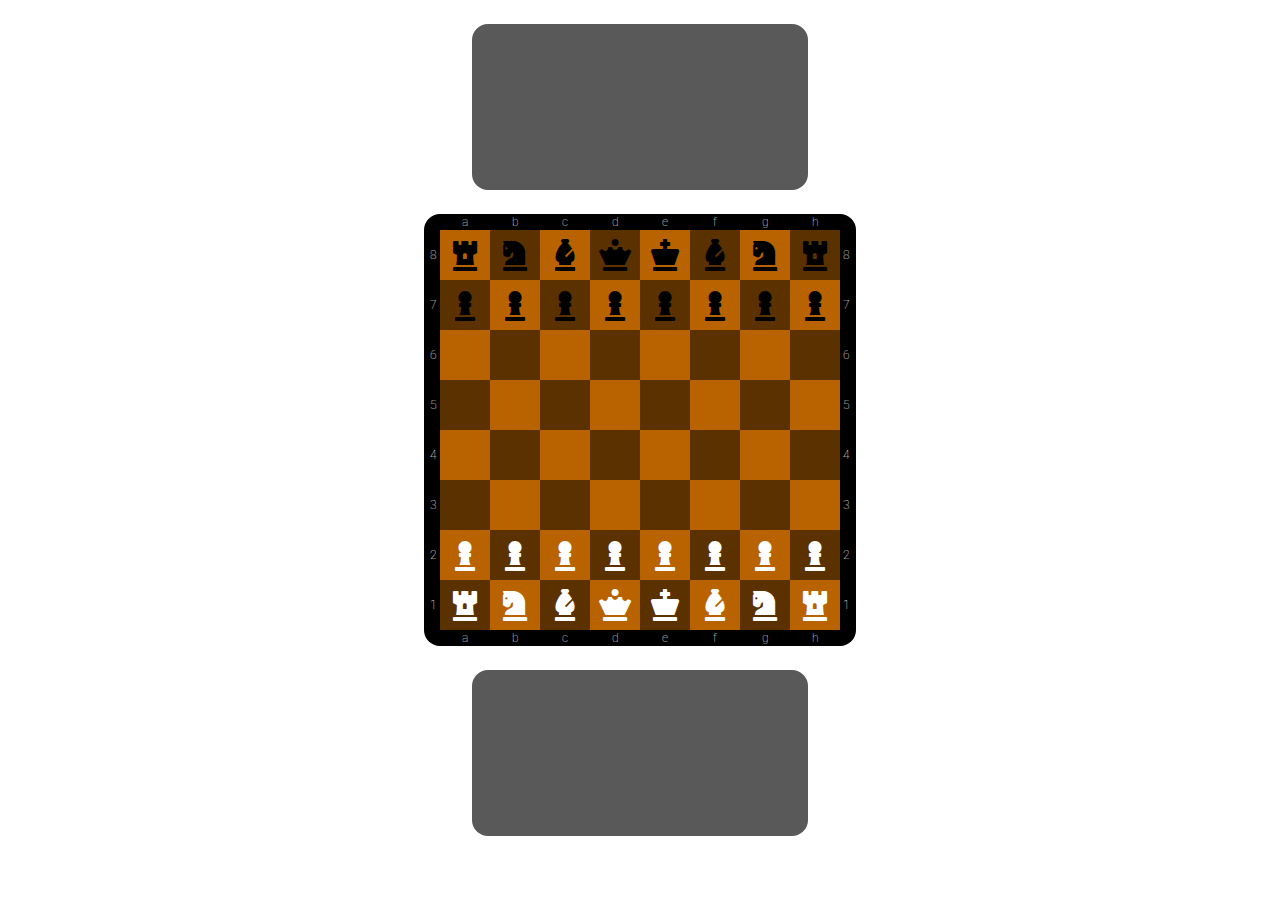
<file: chess/index.html>
<!DOCTYPE html>
<html lang="en">
<head>
    <meta charset="UTF-8">
    <meta http-equiv="X-UA-Compatible" content="IE=edge">
    <meta name="viewport" content="width=device-width, initial-scale=1.0">

    <link rel="preconnect" href="https://fonts.googleapis.com">
    <link rel="preconnect" href="https://fonts.gstatic.com" crossorigin>
    <link href="https://fonts.googleapis.com/css2?family=Roboto+Condensed&family=Roboto:wght@100;400;500&display=swap" rel="stylesheet">
    <link rel="stylesheet" href="https://cdnjs.cloudflare.com/ajax/libs/font-awesome/5.15.4/css/all.min.css" integrity="sha512-1ycn6IcaQQ40/MKBW2W4Rhis/DbILU74C1vSrLJxCq57o941Ym01SwNsOMqvEBFlcgUa6xLiPY/NS5R+E6ztJQ==" crossorigin="anonymous" referrerpolicy="no-referrer" />
    
    <link rel="stylesheet" href="styles.css">
    
    <!-- <script src="chess.js" defer></script> -->
    <script src="index.js" defer></script>

    <title>Chess</title>
</head>
<body>
    
    <div class="content">

        <section class="chess-inactive" id="inactive-player-one">

        </section>

        <section class="chessboard">
            <div class="chessboard--block chessboard--block__top  chessboard--block__left" data-row="8" data-col="a" style="--board-bg: var(--light-brown)">
                <i class="fas fa-chess-rook chesspiece" data-piece="rook" data-player="one" draggable="true"></i>
            </div>
            <div class="chessboard--block chessboard--block__top" data-row="8" data-col="b" style="--board-bg: var(--dark-brown)">
                <i class="fas fa-chess-knight chesspiece" data-piece="knight" data-player="one" draggable="true"></i>
            </div>
            <div class="chessboard--block chessboard--block__top" data-row="8" data-col="c" style="--board-bg: var(--light-brown)">
                <i class="fas fa-chess-bishop chesspiece" data-piece="bishop" data-player="one" draggable="true"></i>
            </div>
            <div class="chessboard--block chessboard--block__top" data-row="8" data-col="d" style="--board-bg: var(--dark-brown)">
                <i class="fas fa-chess-queen chesspiece" data-piece="queen" data-player="one" draggable="true"></i>
            </div>
            <div class="chessboard--block chessboard--block__top" data-row="8" data-col="e" style="--board-bg: var(--light-brown)">
                <i class="fas fa-chess-king chesspiece" data-piece="king" data-player="one" draggable="true"></i>
            </div>
            <div class="chessboard--block chessboard--block__top" data-row="8" data-col="f" style="--board-bg: var(--dark-brown)">
                <i class="fas fa-chess-bishop chesspiece" data-piece="bishop" data-player="one" draggable="true"></i>
            </div>
            <div class="chessboard--block chessboard--block__top" data-row="8" data-col="g" style="--board-bg: var(--light-brown)">
                <i class="fas fa-chess-knight chesspiece" data-piece="knight" data-player="one" draggable="true"></i>
            </div>
            <div class="chessboard--block chessboard--block__top chessboard--block__right" data-row="8" data-col="h" style="--board-bg: var(--dark-brown)">
                <i class="fas fa-chess-rook chesspiece" data-piece="rook" data-player="one" draggable="true"></i>
            </div>

            <div class="chessboard--block chessboard--block__left" data-row="7" data-col="a" style="--board-bg: var(--dark-brown)"> 
                <i class="fas fa-chess-pawn chesspiece" draggable="true" data-piece="pawn" data-player="one"></i>
            </div>
            <div class="chessboard--block" data-row="7" data-col="b" style="--board-bg: var(--light-brown)">
                <i class="fas fa-chess-pawn chesspiece" draggable="true" data-piece="pawn" data-player="one"></i>
            </div>
            <div class="chessboard--block" data-row="7" data-col="c" style="--board-bg: var(--dark-brown)">
                <i class="fas fa-chess-pawn chesspiece" draggable="true" data-piece="pawn" data-player="one"></i>
            </div>
            <div class="chessboard--block" data-row="7" data-col="d" style="--board-bg: var(--light-brown)">
                <i class="fas fa-chess-pawn chesspiece" draggable="true" data-piece="pawn" data-player="one"></i>
            </div>
            <div class="chessboard--block" data-row="7" data-col="e" style="--board-bg: var(--dark-brown)">
                <i class="fas fa-chess-pawn chesspiece" draggable="true" data-piece="pawn" data-player="one"></i>
            </div>
            <div class="chessboard--block" data-row="7" data-col="f" style="--board-bg: var(--light-brown)">
                <i class="fas fa-chess-pawn chesspiece" draggable="true" data-piece="pawn" data-player="one"></i>
            </div>
            <div class="chessboard--block" data-row="7" data-col="g" style="--board-bg: var(--dark-brown)">
                <i class="fas fa-chess-pawn chesspiece" draggable="true" data-piece="pawn" data-player="one"></i>
            </div>
            <div class="chessboard--block chessboard--block__right" data-row="7" data-col="h" style="--board-bg: var(--light-brown)">
                <i class="fas fa-chess-pawn chesspiece" draggable="true" data-piece="pawn" data-player="one"></i>
            </div>

            <div class="chessboard--block chessboard--block__left" data-row="6" data-col="a" style="--board-bg: var(--light-brown)"></div>
            <div class="chessboard--block" data-row="6" data-col="b" style="--board-bg: var(--dark-brown)"></div>
            <div class="chessboard--block" data-row="6" data-col="c" style="--board-bg: var(--light-brown)"></div>
            <div class="chessboard--block" data-row="6" data-col="d" style="--board-bg: var(--dark-brown)"></div>
            <div class="chessboard--block" data-row="6" data-col="e" style="--board-bg: var(--light-brown)"></div>
            <div class="chessboard--block" data-row="6" data-col="f" style="--board-bg: var(--dark-brown)"></div>
            <div class="chessboard--block" data-row="6" data-col="g" style="--board-bg: var(--light-brown)"></div>
            <div class="chessboard--block chessboard--block__right" data-row="6" data-col="h" style="--board-bg: var(--dark-brown)"></div>

            <div class="chessboard--block chessboard--block__left" data-row="5" data-col="a" style="--board-bg: var(--dark-brown)"></div>
            <div class="chessboard--block" data-row="5" data-col="b" style="--board-bg: var(--light-brown)"></div>
            <div class="chessboard--block" data-row="5" data-col="c" style="--board-bg: var(--dark-brown)"></div>
            <div class="chessboard--block" data-row="5" data-col="d" style="--board-bg: var(--light-brown)"></div>
            <div class="chessboard--block" data-row="5" data-col="e" style="--board-bg: var(--dark-brown)"></div>
            <div class="chessboard--block" data-row="5" data-col="f" style="--board-bg: var(--light-brown)"></div>
            <div class="chessboard--block" data-row="5" data-col="g" style="--board-bg: var(--dark-brown)"></div>
            <div class="chessboard--block chessboard--block__right" data-row="5" data-col="h" style="--board-bg: var(--light-brown)"></div>

            <div class="chessboard--block chessboard--block__left" data-row="4" data-col="a" style="--board-bg: var(--light-brown)"></div>
            <div class="chessboard--block" data-row="4" data-col="b" style="--board-bg: var(--dark-brown)"></div>
            <div class="chessboard--block" data-row="4" data-col="c" style="--board-bg: var(--light-brown)"></div>
            <div class="chessboard--block" data-row="4" data-col="d" style="--board-bg: var(--dark-brown)"></div>
            <div class="chessboard--block" data-row="4" data-col="e" style="--board-bg: var(--light-brown)"></div>
            <div class="chessboard--block" data-row="4" data-col="f" style="--board-bg: var(--dark-brown)"></div>
            <div class="chessboard--block" data-row="4" data-col="g" style="--board-bg: var(--light-brown)"></div>
            <div class="chessboard--block chessboard--block__right" data-row="4" data-col="h" style="--board-bg: var(--dark-brown)"></div>

            <div class="chessboard--block chessboard--block__left" data-row="3" data-col="a" style="--board-bg: var(--dark-brown)"></div>
            <div class="chessboard--block" data-row="3" data-col="b" style="--board-bg: var(--light-brown)"></div>
            <div class="chessboard--block" data-row="3" data-col="c" style="--board-bg: var(--dark-brown)"></div>
            <div class="chessboard--block" data-row="3" data-col="d" style="--board-bg: var(--light-brown)"></div>
            <div class="chessboard--block" data-row="3" data-col="e" style="--board-bg: var(--dark-brown)"></div>
            <div class="chessboard--block" data-row="3" data-col="f" style="--board-bg: var(--light-brown)"></i></div>
            <div class="chessboard--block" data-row="3" data-col="g" style="--board-bg: var(--dark-brown)"></div>
            <div class="chessboard--block chessboard--block__right" data-row="3" data-col="h" style="--board-bg: var(--light-brown)"></div>

            <div class="chessboard--block chessboard--block__left" data-row="2" data-col="a" style="--board-bg: var(--light-brown)">
                <i class="fas fa-chess-pawn chesspiece player-two" data-piece="pawn" draggable="true" data-player="two"></i>
            </div>
            <div class="chessboard--block" data-row="2" data-col="b" style="--board-bg: var(--dark-brown)">
                <i class="fas fa-chess-pawn chesspiece player-two" data-piece="pawn" draggable="true" data-player="two"></i>
            </div>
            <div class="chessboard--block" data-row="2" data-col="c" style="--board-bg: var(--light-brown)">
                <i class="fas fa-chess-pawn chesspiece player-two" data-piece="pawn" draggable="true" data-player="two"></i>
            </div>
            <div class="chessboard--block" data-row="2" data-col="d" style="--board-bg: var(--dark-brown)">
                <i class="fas fa-chess-pawn chesspiece player-two" data-piece="pawn" draggable="true" data-player="two"></i>
            </div>
            <div class="chessboard--block" data-row="2" data-col="e" style="--board-bg: var(--light-brown)">
                <i class="fas fa-chess-pawn chesspiece player-two" data-piece="pawn" draggable="true" data-player="two"></i>
            </div>
            <div class="chessboard--block" data-row="2" data-col="f" style="--board-bg: var(--dark-brown)">
                <i class="fas fa-chess-pawn chesspiece player-two" data-piece="pawn" draggable="true" data-player="two"></i>
            </div>
            <div class="chessboard--block" data-row="2" data-col="g" style="--board-bg: var(--light-brown)">
                <i class="fas fa-chess-pawn chesspiece player-two" data-piece="pawn" draggable="true" data-player="two"></i>
            </div>
            <div class="chessboard--block chessboard--block__right" data-row="2" data-col="h" style="--board-bg: var(--dark-brown)">
                <i class="fas fa-chess-pawn chesspiece player-two" data-piece="pawn" draggable="true" data-player="two"></i>
            </div>

            <div class="chessboard--block chessboard--block__bottom chessboard--block__left" data-row="1" data-col="a" style="--board-bg: var(--dark-brown)">
                <i class="fas fa-chess-rook chesspiece player-two" data-piece="rook" draggable="true" data-player="two"></i>
            </div>
            <div class="chessboard--block chessboard--block__bottom" data-row="1" data-col="b" style="--board-bg: var(--light-brown)">
                <i class="fas fa-chess-knight chesspiece player-two" data-piece="knight" draggable="true" data-player="two"></i>
            </div>
            <div class="chessboard--block chessboard--block__bottom" data-row="1" data-col="c" style="--board-bg: var(--dark-brown)">
                <i class="fas fa-chess-bishop chesspiece player-two" data-piece="bishop" draggable="true" data-player="two"></i>
            </div>
            <div class="chessboard--block chessboard--block__bottom" data-row="1" data-col="d" style="--board-bg: var(--light-brown)">
                <i class="fas fa-chess-queen chesspiece player-two" data-piece="queen" draggable="true" data-player="two"></i>
            </div>
            <div class="chessboard--block chessboard--block__bottom" data-row="1" data-col="e" style="--board-bg: var(--dark-brown)">
                <i class="fas fa-chess-king chesspiece player-two" data-piece="king" draggable="true" data-player="two"></i>
            </div>
            <div class="chessboard--block chessboard--block__bottom" data-row="1" data-col="f" style="--board-bg: var(--light-brown)">
                <i class="fas fa-chess-bishop chesspiece player-two" data-piece="bishop" draggable="true" data-player="two"></i>
            </div>
            <div class="chessboard--block chessboard--block__bottom" data-row="1" data-col="g" style="--board-bg: var(--dark-brown)">
                <i class="fas fa-chess-knight chesspiece player-two" data-piece="knight" draggable="true" data-player="two"></i>
            </div>
            <div class="chessboard--block chessboard--block__bottom chessboard--block__right" data-row="1" data-col="h" style="--board-bg: var(--light-brown)">
                <i class="fas fa-chess-rook chesspiece player-two" data-piece="rook" draggable="true" data-player="two"></i>
            </div>
        </section>

        <section class="chess-inactive" id="inactive-player-two">
            
        </section>

        <section class="chess-upgrade">
            <h5 class="chess-upgrade--text">Upgrade your pawn!</h5>
            <div class="chess-upgrade--buttons">
                <button class="upgrade--button" data-piece="queen">
                    <i class="fas fa-chess-queen"></i>
                </button>
                <button class="upgrade--button" data-piece="rook">
                    <i class="fas fa-chess-rook"></i>
                </button>
                <button class="upgrade--button" data-piece="bishop">
                    <i class="fas fa-chess-bishop"></i>
                </button>
                <button class="upgrade--button" data-piece="knight">
                    <i class="fas fa-chess-knight"></i>
                </button>
            </div>
        </section>

    </div>

    <div class="overlay">
        
    </div>

    
</body>
</html>
</file>
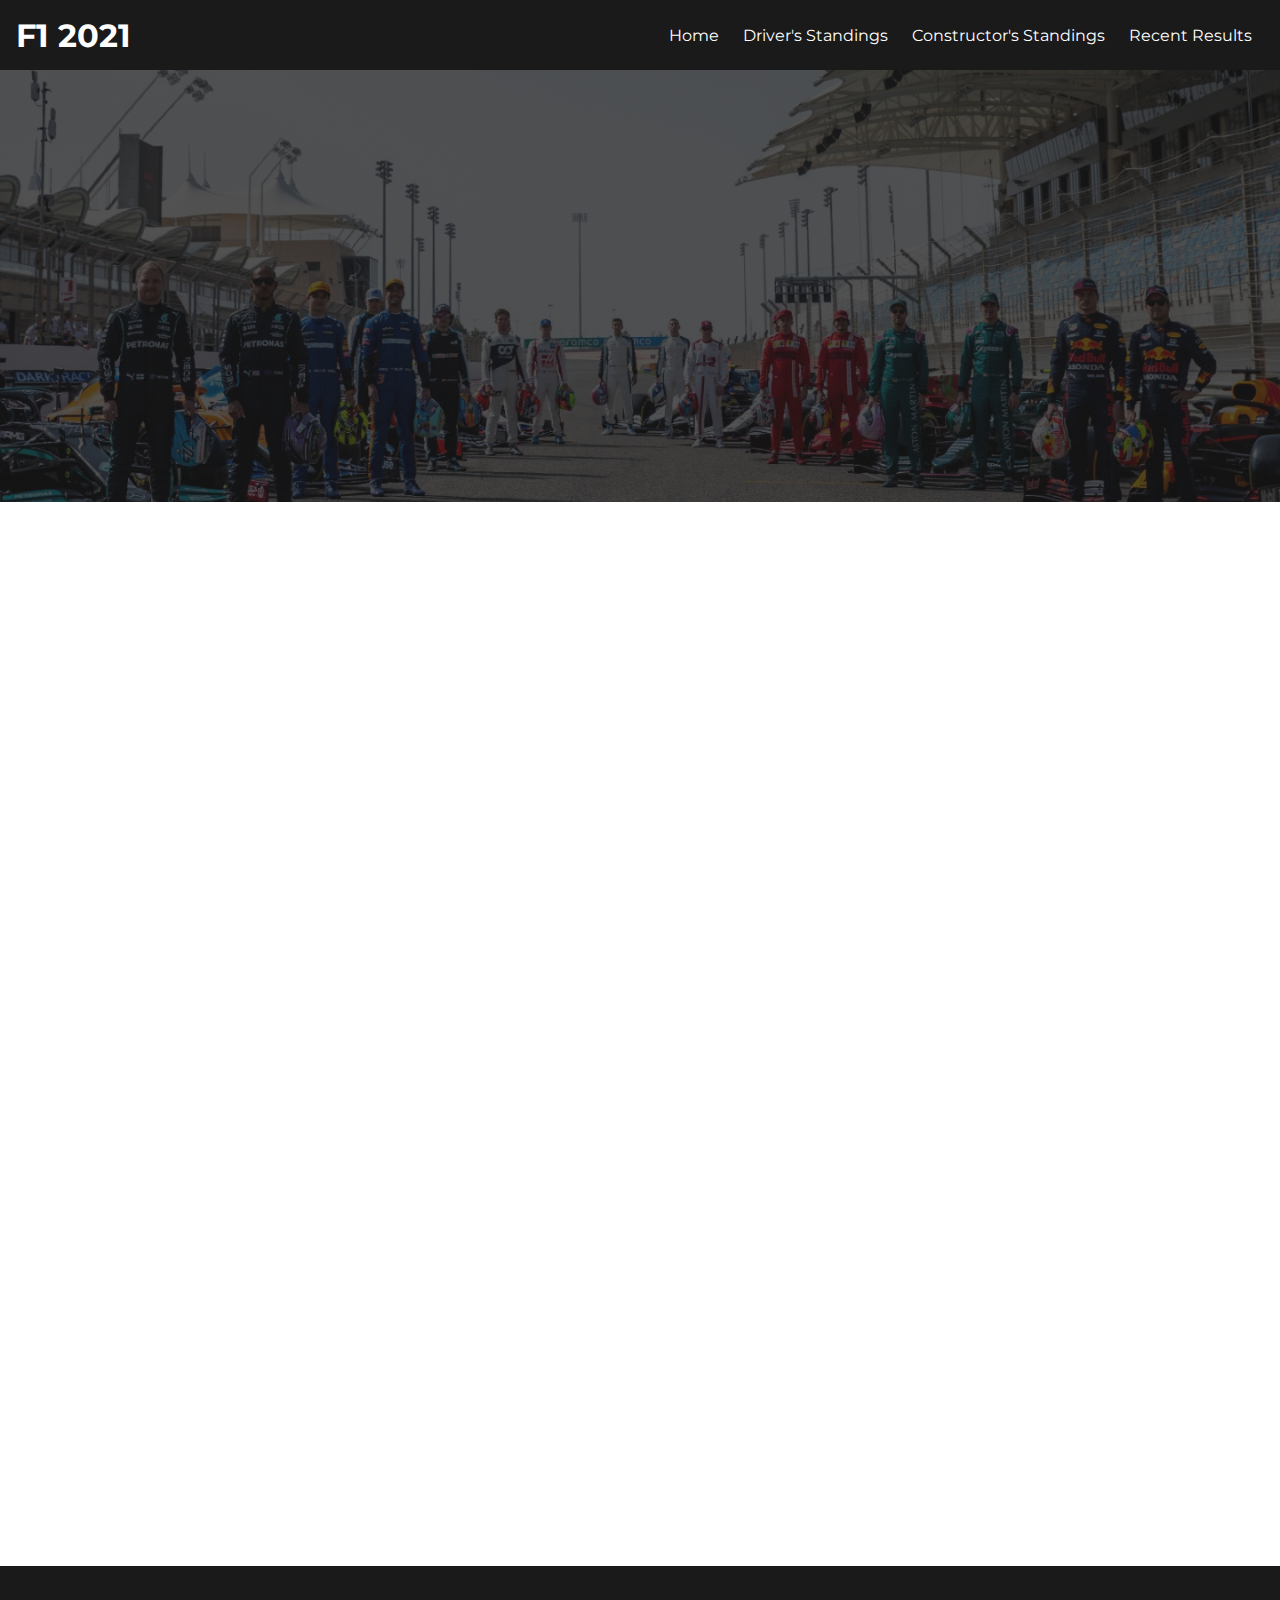
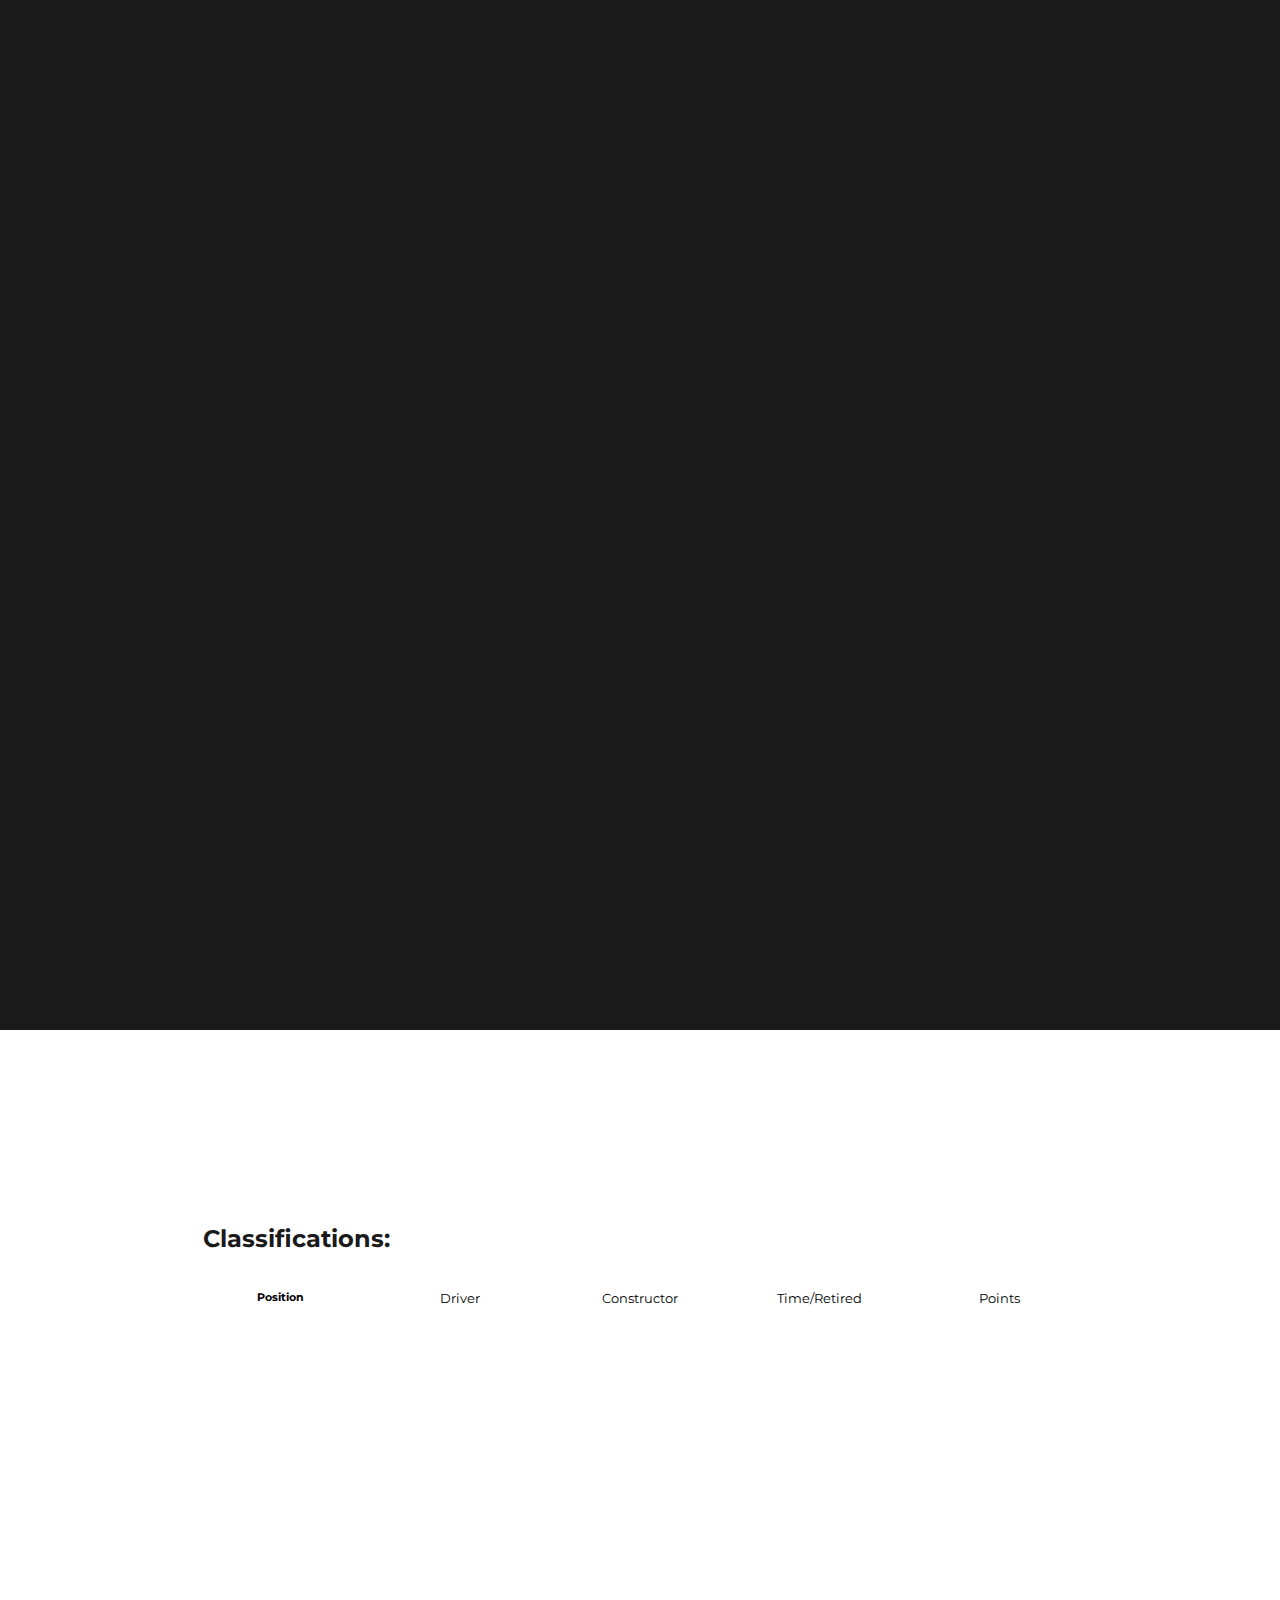
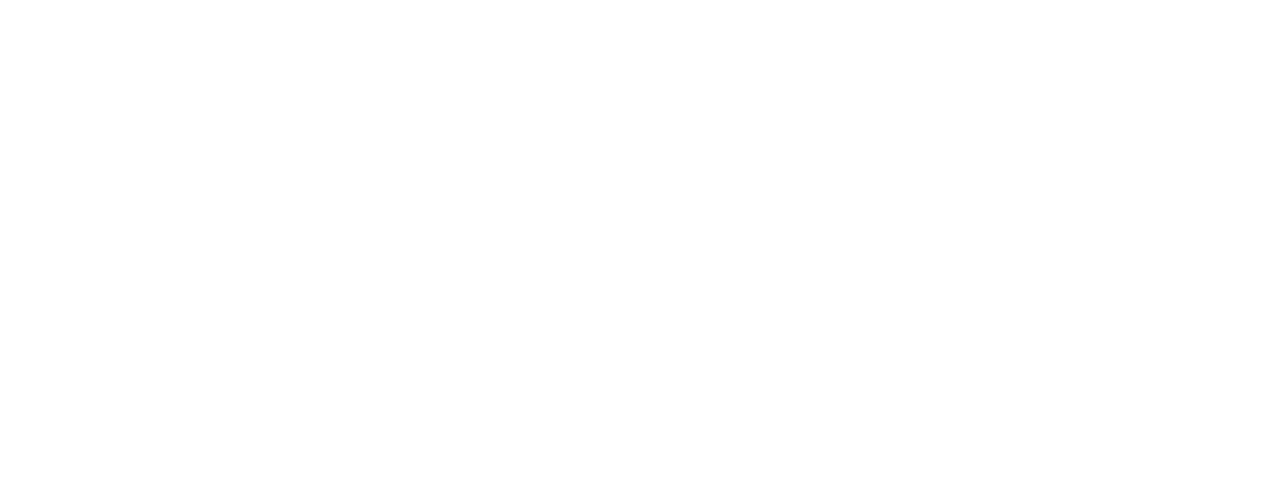
<file: Formula 1 Championship Standings/index.html>
<!DOCTYPE html>
<html lang="en">
<head>
    <meta charset="UTF-8">
    <meta http-equiv="X-UA-Compatible" content="IE=edge">
    <meta name="viewport" content="width=device-width, initial-scale=1.0">
    
    <link rel="preconnect" href="https://fonts.googleapis.com">
    <link rel="preconnect" href="https://fonts.gstatic.com" crossorigin>
    <link href="https://fonts.googleapis.com/css2?family=Montserrat:wght@300;400;500;700&display=swap" rel="stylesheet">
    <link href="https://fonts.googleapis.com/css2?family=Poppins:wght@300;400&display=swap" rel="stylesheet">

    <link rel="stylesheet" href="https://cdnjs.cloudflare.com/ajax/libs/font-awesome/5.15.3/css/all.min.css" integrity="sha512-iBBXm8fW90+nuLcSKlbmrPcLa0OT92xO1BIsZ+ywDWZCvqsWgccV3gFoRBv0z+8dLJgyAHIhR35VZc2oM/gI1w==" crossorigin="anonymous" referrerpolicy="no-referrer" />
    
    <link rel="stylesheet" href="./styles.css">
    <title>F1 Roundup</title>
</head>
<body>

    <nav class="navbar">
        <div class="navbar-div">
            <h2 class="navbar-title">F1 2021</h2>
        </div>
        
        <div class="navbar-div">
            <ul class="navbar-list">
                <li><a href="#" class="navbar-link">Home</a></li>
                <li><a href="#drivers" class="navbar-link">Driver's Standings</a></li>
                <li><a href="#constructors" class="navbar-link">Constructor's Standings</a></li>
                <li><a href="#results" class="navbar-link">Recent Results</a></li>
            </ul>
        </div>

        <div class="navbar-toggle">
            <i class="fas fa-angle-left"></i>
        </div>
            
    </nav>

    <header class="web-header">
        <h1 class="section-title">Driven by Speed.</h1>
        <p class="section-text">The all around hub for updates of the current season's drivers' and constructors' standings.</p>
    </header>

    <section id="drivers">
        <div class="main-section bg-light">
            <h1 class="section-title section-header fg-dark align-center">Driver's Standings</h1>
            <div id="driver-standings" class="standing-bar" >
                                            
            </div>
        </div>
    </section>

    <section id="constructors">
        <div class="main-section bg-dark">
            <h1 class="section-title section-header align-center">Constructor's Standings</h1>
            <div class="standing-bar" id="constructor-standings">
            

            </div>
        </div>
    </section>

    <section id="results">
        <div class="main-section bg-light">
            <h1 class="section-title section-header fg-dark">Race Results</h1>
            
            <div class="season-carousel">

                <div class="carousel-container">
                    <ul class="carousel-track">
                    </ul>
                </div>

                <div class="carousel-button-container">
                    <button class="carousel-button" id="carousel-button-left">
                        <i class="fas fa-angle-left"></i>
                    </button>
                    <button class="carousel-button" id="carousel-button-right">
                        <i class="fas fa-angle-right"></i>
                    </button>
                </div>
            </div>

            <div class="race-info">
            </div>

            <div class="race-result">
                <h2 class="race-text fg-dark align-left">Classifications:</h2>
                <div class="result-bar bg-none">
                    <h6 class="point-bar-title align-center">Position</h6>
                    <p class="point-bar-text align-center">Driver</p>
                    <p class="point-bar-text align-center">Constructor</p>
                    <p class="point-bar-text align-center">Time/Retired</p>
                    <p class="point-bar-text align-center">Points</p>
                </div>
            </div>
        </div>
    </section>
    
    <script src="./app.js"></script>
</body>
</html>
</file>
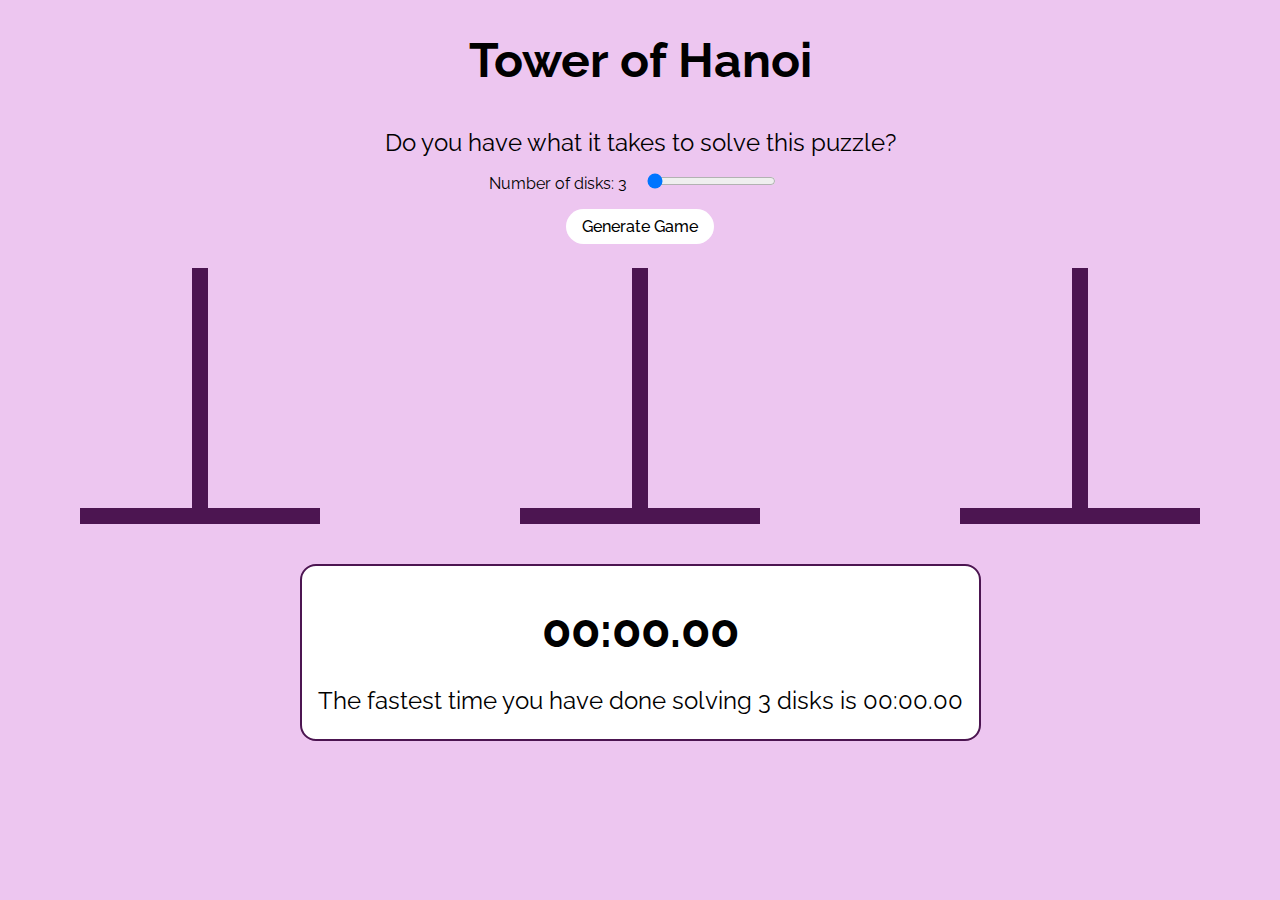
<file: Tower of Hanoi/index.html>
<!DOCTYPE html>
<html lang="en">
<head>
    <meta charset="UTF-8">
    <meta http-equiv="X-UA-Compatible" content="IE=edge">
    <meta name="viewport" content="width=device-width, initial-scale=1.0">

    <link rel="preconnect" href="https://fonts.googleapis.com">
    <link rel="preconnect" href="https://fonts.gstatic.com" crossorigin>
    <link href="https://fonts.googleapis.com/css2?family=Raleway:wght@300;400;500&display=swap" rel="stylesheet">

    <link rel="stylesheet" href="style.css">
    <script src="app.js" defer></script>
    
    <title>Tower of Hanoi</title>
</head>
<body>

    <div class="content">
        <h1 class="page-text page--title">Tower of Hanoi</h1>

        <p class="page-text page--description">Do you have what it takes to solve this puzzle?</p>
    
        <div class="page-range">
            <div class="disk-range">
                <label for="disk" id="disk-label">Number of disks: 3</label>
                <input type="range" name="disk" id="disk-slider" min="3" max="7" step="1" value="3">
            </div>
            
            <button type="submit" class="button button--swipe" id="disk-count">Generate Game</button>
        </div>

        <div class="page-pegs">
            <div class="peg">
                <div class="peg-column"></div>
                <div class="peg-base"></div>

                <!-- <div class="disk" style="--order: 1; --disk-count: 4" draggable="true"></div>
                <div class="disk" style="--order: 2; --disk-count: 4" draggable="false"></div>
                <div class="disk" style="--order: 3; --disk-count: 4" draggable="false"></div>
                <div class="disk" style="--order: 4; --disk-count: 4" draggable="false"></div> -->
                

            </div>
            <div class="peg">
                <div class="peg-column"></div>
                <div class="peg-base"></div>
            </div>
            <div class="peg">
                <div class="peg-column"></div>
                <div class="peg-base"></div>
            </div>
        </div>

        <div class="stopwatch">
            <h6 class="stopwatch--time">00:00.00</h6>
            <p class="page--description" id="time-solving-disks">The fastest time you have done solving 3 disks is 00:00.00</p>
        </div>
        
    </div>
    
</body>
</html>
</file>
<file: chess/styles.css>
/* Root styles */
html, body {
    margin: 0;
    top: 0;
    padding: 0;
    box-sizing: border-box;
}

:root {
    --dark-brown: hsl(32, 100%, 18%);
    --light-brown: hsl(32, 100%, 36%);

    --player-one: black;
    --player-two: white;

    --dark-div-colour: hsl(217, 0%, 35%);

    font-family: "Roboto Condensed", sans-serif;
}

.content {
    display: flex;
    flex-direction: column;
    justify-content: center;
    align-items: center;
}

/* Webpage */
.chess-inactive {
    background: var(--dark-div-colour);
    border-radius: 1rem;

    margin: 1.5rem 0;
    padding: 0.5rem;

    min-height: 150px;
    width: 25%;

    display: grid;
    grid-template-columns: repeat(6, 1fr);
}

.chess-inactive i {
    margin: 0.5rem;
}

/* Chessboard */
.chessboard {
    width: clamp(300px, 35vw, 400px);
    height: clamp(300px, 35vw, 400px);
    background: black;

    padding: 1rem;
    border-radius: 1rem;

    display: grid;
    grid-template-columns: repeat(8, 1fr);
    grid-auto-rows: 1fr;
    gap: 0;
}

.chessboard--block {
    position: relative;

    display: flex;
    justify-content: center;
    align-items: center;

    background: var(--board-bg);
}

.chessboard--block__highlighted {
    background: var(--board-bg) linear-gradient(hsla(184, 100%, 35%, 0.5), hsla(184, 100%, 35%, 0.5));
}

.chessboard--block__top::before {
    content: attr(data-col);
    
    position: absolute;
    top: -30%;
    left: 50%;
    transform: translate(-50%);

    color: white;
    font-family: "Roboto", sans-serif;
    font-weight: 100;
    font-size: 0.75rem;
}

.chessboard--block__bottom::before {
    content: attr(data-col);
    
    position: absolute;
    bottom: -30%;
    left: 50%;
    transform: translate(-50%);
    
    color: white;
    font-family: "Roboto", sans-serif;
    font-weight: 100;
    font-size: 0.75rem;
}

.chessboard--block__left::after {
    content: attr(data-row);
    
    position: absolute;
    top: 50%;
    left: -20%;
    transform: translateY(-50%);

    color: white;
    font-family: "Roboto", sans-serif;
    font-weight: 100;
    font-size: 0.75rem;
}

.chessboard--block__right::after {
    content: attr(data-row);
    
    position: absolute;
    top: 50%;
    right: -20%;
    transform: translateY(-50%);

    color: white;
    font-family: "Roboto", sans-serif;
    font-weight: 100;
    font-size: 0.75rem;
}

.chesspiece {
    font-size: 2rem;
}

[data-player="one"] {
    color: var(--player-one);
}

[data-player="two"] {
    color: var(--player-two);
}

/* Promotion popup */
.chess-upgrade {
    position: fixed;
    --scale: 0;

    top: 50%;
    left: 50%;
    transform: translate(-50%, -50%) scale(var(--scale));
    transform-origin: left;
    transition: transform 300ms ease-in;
    

    background: white;
    border: var(--dark-div-colour) 2px solid;
    border-radius: 0.5rem;

    padding: 1rem 3rem;
    box-shadow: inset 0 -5px 1rem hsla(217, 0%, 35%, 0.7);

    z-index: 5;

}

.chess-upgrade--text {

    font-size: 1.25rem;
    text-align: center;

}

.chess-upgrade--buttons {
    display: flex;

    margin: 1rem 0;
    
    justify-content: center;
    align-items: center;

    height: 2rem;    
}

.upgrade--button {
    margin: 0 1rem;
    padding: 0.5rem;
    font-size: 1.75rem;

    min-width: 3rem;
    min-height: 3rem;

    border-radius: 50%;
    border: hsl(127, 4%, 37%) 2px solid;

    transition: padding 300ms ease;

    cursor: pointer;

}

.upgrade--button:hover,
.upgrade--button:focus {
    padding: 1.5rem;
}

.overlay {
    position: fixed;

    top: 0;
    right: 0;
    bottom: 0;
    left: 0;

    pointer-events: none;

}

.overlay.active {
    background: hsla(127, 4%, 37%, 0.5);
}
</file>
<file: Formula 1 Championship Standings/styles.css>
/* Root elements */
html, body {
    margin: 0;
    padding: 0;
    top: 0;

    animation: fade-in var(--load-page) ease forwards;
    overflow-x: hidden;
}

:root {
    /* Navbar */
    --nav-height: 70px;

    /* Colours */
    --black-grey: hsl(44, 0%, 10%);
    --light-grey: hsl(0, 0%, 75%);
    --border-grey: hsl(0, 0%, 85%);
    --dark-blue: hsl(199, 100%, 10%);

    /* Delay */
    --load-page: 500ms;
    --delay: 500ms;
    --elem-delay: 200ms;

    /* Font family */
    font-family: "Montserrat", sans-serif;

    /* Scroll Property */
    scroll-padding-top: var(--nav-height);
    scroll-behavior: smooth;
}


/* Navbar */
.navbar {
    height: var(--nav-height);
    width: 100%;

    background: var(--black-grey);

    position: fixed;
    top: 0;
    z-index: 2;

    display: flex;
    flex-direction: row;
    justify-content: space-between;
    align-items: center;
}

.navbar-div {
    display: flex;
    justify-content: center;
    align-items: center;

    margin: 0 1rem;
}

.navbar-title {
    color: white;
    font-size: 2rem;
}

.navbar-list {
    display: flex;
    list-style: none;  
}

.navbar-list li {
    margin: 0.75rem;
}

.navbar-link {
    color: white;
    text-decoration: none;
}

.navbar-toggle {
    font-size: 2rem;
    color: white;

    padding: 0 2.5rem;

    background: none;
    border: none;
    box-shadow: none;

    cursor: pointer;
    display: none;
}

/* Header */
.web-header {
    background: linear-gradient(hsla(44, 0%, 10%, 0.75), hsla(44, 0%, 10%, 0.75)), url("images/f1-bg.jpg");
    background-position: 50% 70%;
    background-repeat: no-repeat;
    background-size: cover; 
    height: 400px;

    padding: 1rem 4rem;
    margin-top: var(--nav-height);
}

/* Section */
.main-section {
    display: flex;
    flex-direction: column;

    align-items: center;
    justify-content: flex-start;

    padding: 2rem 4rem;

    min-height: 1000px;


}

.section-title {
    font-family: "Poppins", sans-serif;
    font-size: 4rem;

    margin: 0;
    color: white;

    opacity: 0;
    /* animation: fade-in-move var(--delay) ease-out var(--load-page) forwards; */
    animation: fade-in-move var(--delay) ease-out calc(var(--load-page) + var(--delay)) forwards;
}

.section-text {
    font-size: 1.5rem;
    color: white;
    
    margin: 0;
    max-width: 75%;

    opacity: 0;
    animation: fade-in-move var(--delay) ease-out calc(var(--load-page) + var(--delay)) forwards;
}

.section-header {
    font-size: 3rem;
}

.animation-in {
    opacity: 0;
    animation: fade-in-move var(--elem-delay) ease-out calc(var(--order) * var(--elem-delay)) forwards;
}

/* Standing graphs */
.constructor-logo {
    height: 1.75rem;
}

.white-logo {
    filter: brightness(0) invert(1);
}

.flag {
    height: 0.75rem;
    margin: 0 0 0 0.15rem;
    display: inline-block;
}

.standing-bar {
    margin: 4rem 0;
    width: 100%;
}

.position-col {
    width: 100%;

    display: flex;
    align-items: center;
    transition: transform 300ms ease;

}

.position-col:hover {
    transform: translateX(2%);
}


.point-bar {
    width: clamp(200px, var(--point-percent), 100%);
    display: grid;
    grid-template-columns: repeat(2, 1fr);
    
    background-color: var(--constructor-bg);
    color: var(--constructor-fg);

    border: none;
    border-radius: 50rem;

    padding: 1rem 2rem;
    margin: 1rem 0;

}

.point-bar-overflow {
    width: clamp(117px, var(--point-percent), 100%);
}




.point-bar-text {
    margin: 0;
    font-size: 0.8rem;
    text-align: right;
    white-space: nowrap;
}

.point-bar-title {
    margin: 0;
    white-space: nowrap;
}

.point-bar-div {
    display: flex;
    flex-direction: column;

    justify-content: center;
    margin-left: 0.5rem;
}

.point-bar-pos {
    margin: 0 1rem 0 0;
}

.point-bar-logo-div {
    display: flex;
    flex-direction: row;

    align-items: center;
}


/* Colour changer */
.fg-dark {
    color: var(--black-grey);
}

.bg-light {
    background: white;
}

.bg-dark {
    background: var(--black-grey);
    color: white;
}

.bg-none {
    background: none !important;
}

.align-left {
    text-align: left;
}

.align-center {
    text-align: center;
}

/* Race results */
.race-text {
    font-size: 1.5rem;
    margin: 1.5rem;

    width: 100%;
}
.race-info {
    display: flex;
    flex-direction: column;

    align-items: center;
    justify-content: center;

    margin: 2rem;
}

.circuit-illus {
    height: 10rem;
}

.race-result {
    display: flex;
    flex-direction: column;
    width: 80%;
}

.result-bar {
    display: grid;
    grid-template-columns: repeat(5, 1fr);
    justify-content: space-around;

    padding: 0.75rem;
    margin: 0.1rem 0;

    background-color: var(--light-grey);
    border-radius: 2.5rem;
}

/* Carousel */
.season-carousel {
    width: 95%;
    display: flex;
    flex-direction: column;
}

.carousel-container {
    width: 100%;
    
}

.carousel-track {
    display: flex;
    flex-direction: row;
    padding: 0;
    margin: 0;

    /* overflow-x: hidden; */
    width: 97%;
    transition: transform 300ms ease;
}

.carousel-slide {
    list-style: none;
    border: var(--border-grey) 0.15rem solid;
    border-radius: 1rem;
    cursor: pointer;

    /* padding: 1.5rem 2rem; */
    margin: 1rem 0.5rem;
    width: 50%;

    transition: transform 300ms ease;
    font-size: 1rem;
}

.carousel-slide:hover {
    transform: translateY(-2.5%);
}

.card-bottom {
    background: var(--dark-blue);
    padding: 0 2rem;
    box-sizing: border-box;

    min-height: 120px;
    display: flex;
    flex-direction: column;
    justify-content: space-between;
    
    border-bottom-left-radius: 1rem;
    border-bottom-right-radius: 1rem;

}

.slide-track {
    height: 7em;
    cursor: pointer;

    padding: 1.5rem 2rem 0 2rem;
}

.carousel-button {
    border: none;
    background: none;
    cursor: pointer;

    font-size: 1.25rem;
}

.carousel-button-container {
    display: flex;
    align-items: center;
    justify-content: center;
}

.slide-title {
    color: white;
    text-align: center;
    padding: 1rem 0;
    margin: 0;
}

.slide-text {
    color: white;
    padding: 1rem 0;
    margin: 0;
}

/* Keyframes */
@keyframes fade-in-move {
    0% {
        opacity: 0;
        transform: translateX(-5%);
    }

    100% {
        opacity: 1;
        transform: translateX(0%);
    }
}

@keyframes fade-in {
    0% {
        opacity: 0;
    }

    100% {
        opacity: 1;
    }
}

/* Media Queries */
@media screen and (max-width: 924px) {

    .navbar-toggle {
        display: flex;
        transition: transform 500ms ease-out;  
    }

    .navbar-toggle.active {
        transform: translateX(-50%) rotate(180deg);
    }

    .navbar-list {
        position: absolute;
        top: var(--nav-height);
        right: 0;

        padding: 0;
        margin: 0;

        background: var(--black-grey);

        display: flex;
        flex-direction: column;

        transform: translateX(100%);
        transition: transform 500ms ease-out;
        /* display: none; */
    }

    .navbar-list.active {
        transform: translateX(0%);
    }

    .main-section {
        padding: 2rem 0.75rem;
    }

}

@media screen and (max-width: 700px) {
    .race-result {
        width: 100%;
    }

    .result-bar {
        gap: 0.25rem;
        padding: 0.75rem 0.25rem;
    }

    .result-bar > .point-bar-text {
        font-size: 0.55rem;
    }

    .result-bar > .point-bar-title {
        font-size: 0.55rem;
    }
    
}

@media screen and (max-width: 435px) {
    .section-title {
        font-size: 3rem;
    }

    .section-header {
        font-size: 2rem;
    }

    .web-header {
        padding: 1rem 2rem;
    }
}

@media screen and (max-width: 345px) {
    .point-bar-overflow {
        width: 95px;
    }
}
</file>
<file: Tower of Hanoi/style.css>
:root {
    --light-pink: hsl(295, 59%, 86%);
    --dark-pink: hsl(295, 59%, 20%);
}

html, body {
    margin: 0;
    top: 0;
    padding: 0;
    background: var(--light-pink);

    font-family: "Raleway", sans-serif;
}

/* Content divs */
.content {
    display: flex;
    flex-direction: column;

    align-items: center;
}

.page-text {
    text-align: center;
}

.page--title {
    font-size: 3rem;
}

.page--description {
    font-size: 1.5rem;
    margin: 0.5rem 0;
}

.page-range {
    display: flex;
    flex-direction: column;
    align-items: center;
}

.page-pegs {
    display: flex;
    flex-direction: row;
    justify-content: space-between;
    width: 100vw;
}

.stopwatch {
    margin: 2rem 0;
    padding: 1rem;
    display: flex;
    flex-direction: column;
    align-items: center;

    background: white;
    border-radius: 1rem;
    border: var(--dark-pink) 0.15rem solid;
}

.stopwatch--time {
    font-size: 3rem;
    margin: 1.25rem 0;
}



/* Pegs */
.peg {
    margin: 0.5rem 5rem;
    position: relative;
}

.peg-column {
    height: 15rem;
    width: 1rem;
    background: var(--dark-pink);

    position: relative;
    left: 50%;
    transform: translateX(-50%);
    
}

.peg-base {
    height: 1rem;
    width: 15rem;
    background: var(--dark-pink);

    position: relative;
    bottom: 0;

}

.disk {
    width: clamp(3rem, calc(var(--order) / var(--disk-count) * 13rem), 13rem);
    height: 2rem;

    position: absolute;
    bottom: calc((var(--disk-count) - var(--order)) * 2rem + 1rem);
    left: 50%;
    transform: translateX(-50%);

    background: white;
    border-radius: 1.5rem;

    z-index: 10;
}

.disk--moved {
    bottom: calc(var(--peg-height) * 2rem + 1rem);
}

/* Buttons */
.button {
    margin: 1rem;
    padding: 0.5rem 1rem;

    font-size: 1rem;
    font-family: "Raleway", sans-serif;
    font-weight: 500;

    border: none;
    border-radius: 1.5rem;
    background: white;

    cursor: pointer;
    position: relative;

    overflow: hidden;

    z-index: 1;
    transition: color 500ms ease-in-out;
    
    
}


.button--swipe::before {
    content: "";

    position: absolute;
    top: 0;
    left: 0;
    bottom: 0;
    right: 0;

    background: var(--dark-pink);
    z-index: -1;

    transform: scaleX(0%);
    transform-origin: left;
    transition: transform 500ms ease-in-out;
}

.button--swipe:hover {
    color: white;
}

.button--swipe:hover::before {
    transform: scaleX(100%);
}


#disk-slider {
    margin: 0.5rem 1rem 0 1rem;
}
</file>
